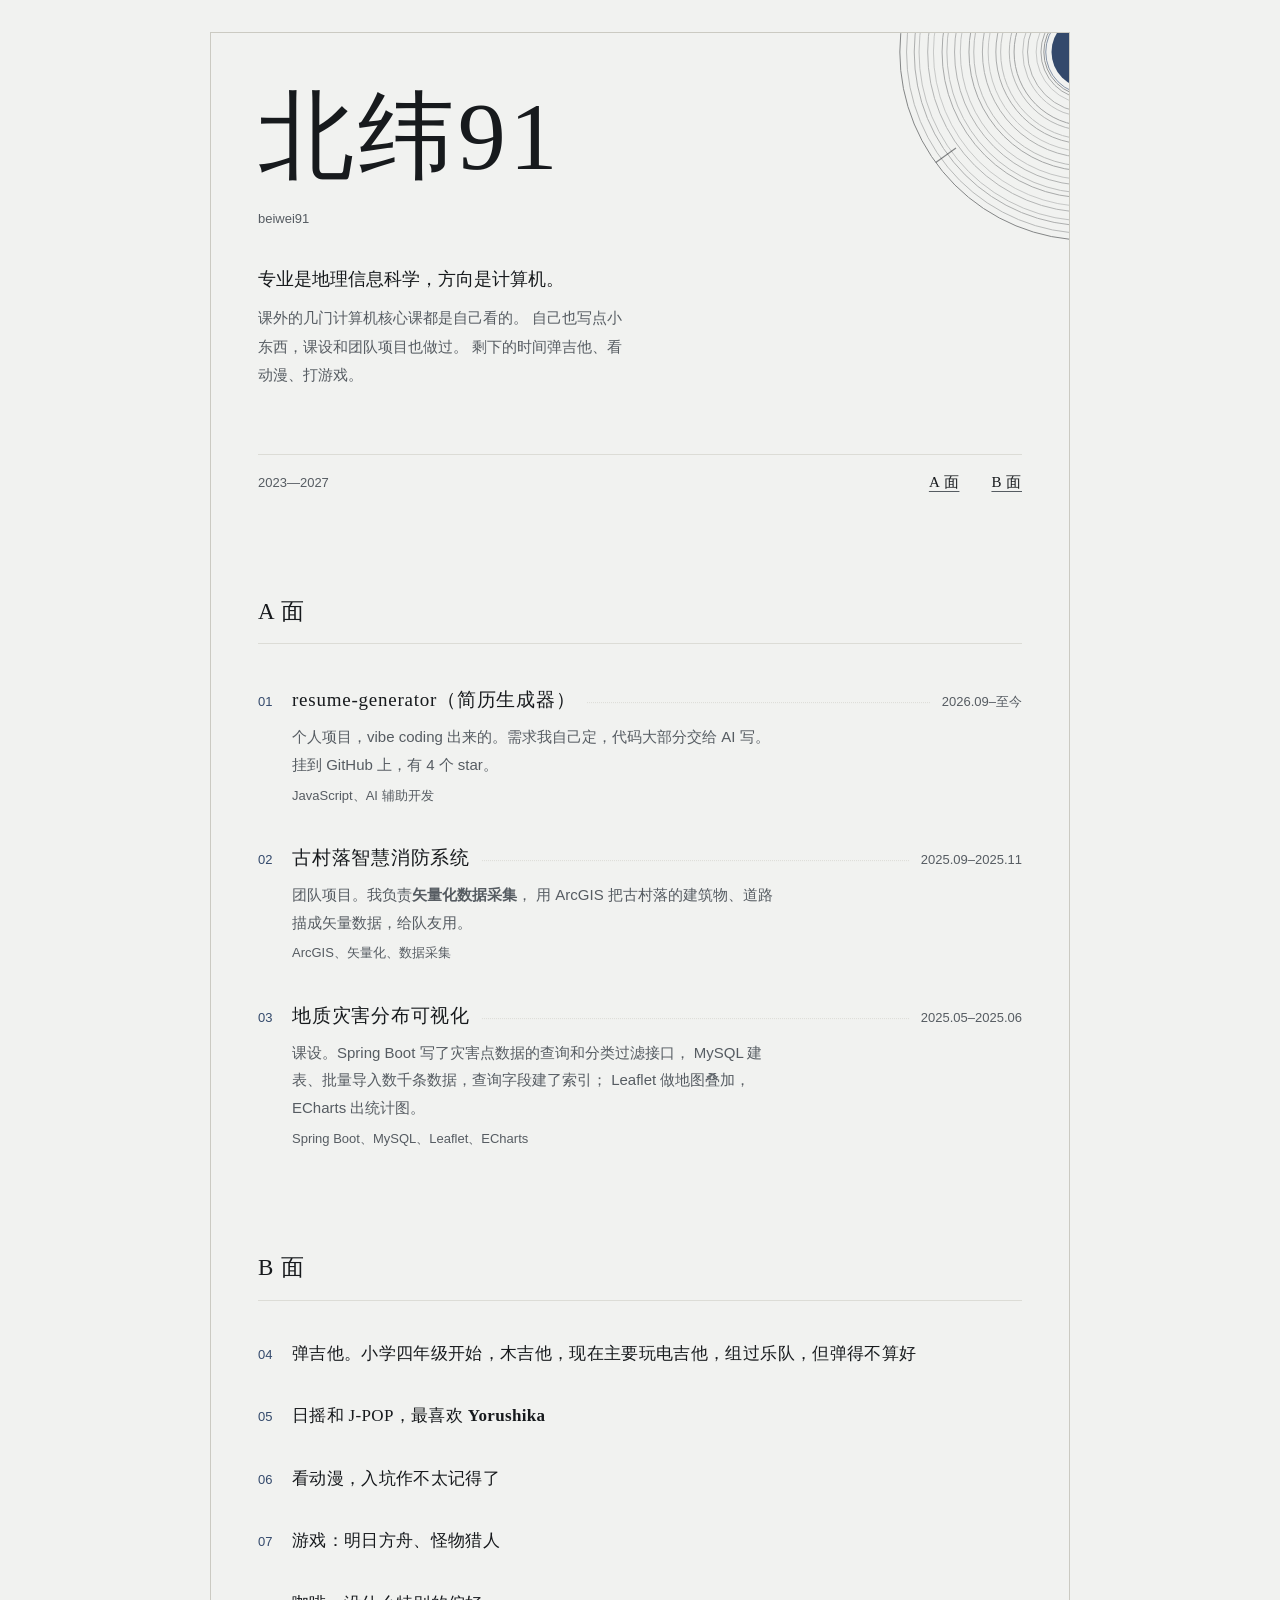
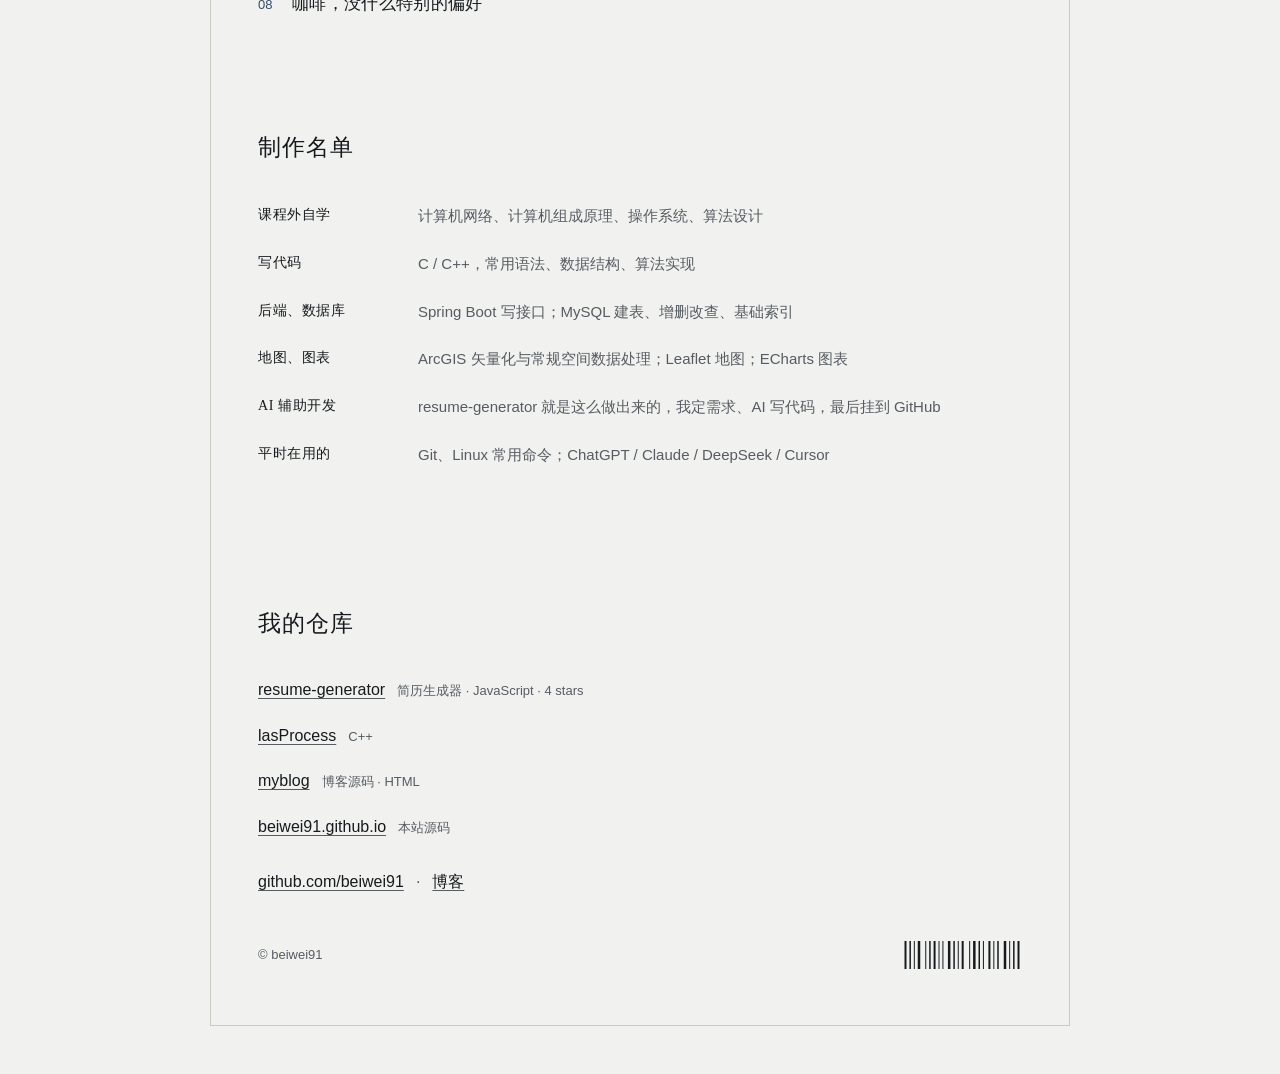
<file: index.html>
<!DOCTYPE html>
<html lang="zh-CN">

<head>
    <meta charset="UTF-8">
    <meta name="viewport" content="width=device-width, initial-scale=1.0">
    <title>北纬91 · beiwei91</title>
    <meta name="description" content="beiwei91（北纬91）的主页：做过的东西、技能、几个爱好。">
    <meta name="author" content="beiwei91">
    <link rel="canonical" href="https://beiwei91.github.io/">
    <meta name="theme-color" content="#f1f2f0" media="(prefers-color-scheme: light)">
    <meta name="theme-color" content="#121417" media="(prefers-color-scheme: dark)">
    <meta property="og:type" content="website">
    <meta property="og:locale" content="zh_CN">
    <meta property="og:title" content="北纬91 · beiwei91">
    <meta property="og:description" content="做过的东西、技能、几个爱好。">
    <meta property="og:url" content="https://beiwei91.github.io/">
    <link rel="icon" href="assets/favicon.svg" type="image/svg+xml">
    <link rel="stylesheet" href="assets/style.css">
</head>

<body>
    <a class="skip-link" href="#main">跳到主要内容</a>

    <div class="cover">
        <!-- 唱片：纯装饰，z-index:-1 压在所有文字下面，从封套右上角露出一角 -->
        <div class="record-wrap">
            <svg class="record" aria-hidden="true" focusable="false" viewBox="0 0 400 400">
                <g transform="translate(200 200)" fill="none" stroke="currentColor" stroke-width="1" vector-effect="non-scaling-stroke">
                    <circle r="196" opacity="0.5"/>
                    <circle r="189" opacity="0.26"/>
                    <circle r="181" opacity="0.31"/>
                    <circle r="176" opacity="0.22"/>
                    <circle r="167" opacity="0.28"/>
                    <circle r="161" opacity="0.19"/>
                    <circle r="152" opacity="0.33"/>
                    <circle r="147" opacity="0.24"/>
                    <circle r="139" opacity="0.29"/>
                    <circle r="133" opacity="0.21"/>
                    <circle r="124" opacity="0.35"/>
                    <circle r="119" opacity="0.25"/>
                    <circle r="110" opacity="0.3"/>
                    <circle r="104" opacity="0.2"/>
                    <circle r="96" opacity="0.32"/>
                    <circle r="91" opacity="0.23"/>
                    <circle r="82" opacity="0.27"/>
                    <circle r="77" opacity="0.36"/>
                    <circle r="68" opacity="0.22"/>
                    <circle r="63" opacity="0.3"/>
                    <circle r="54" opacity="0.19"/>
                    <circle r="49" opacity="0.34"/>
                    <circle r="46" opacity="0.41"/>
                </g>
                <g transform="translate(200 200)" stroke="currentColor" stroke-width="1.2" opacity="0.5" vector-effect="non-scaling-stroke">
                    <line x1="196" y1="0" x2="170" y2="0"/>
                    <line x1="60.57" y1="186.41" x2="52.54" y2="161.68"/>
                    <line x1="-158.56" y1="115.21" x2="-137.53" y2="99.93"/>
                    <line x1="-158.56" y1="-115.21" x2="-137.53" y2="-99.93"/>
                    <line x1="60.57" y1="-186.41" x2="52.54" y2="-161.68"/>
                </g>
                <circle cx="200" cy="200" r="44" fill="none" stroke="var(--blue)" stroke-width="0.8" opacity="0.7"/>
                <circle cx="200" cy="200" r="38" fill="var(--blue)"/>
                <circle cx="200" cy="200" r="3.5" fill="var(--paper)"/>
            </svg>
        </div>

        <header class="sleeve col">
            <h1>北纬91</h1>
            <p class="handle">beiwei91</p>
            <p class="line">专业是地理信息科学，方向是计算机。</p>
            <p class="lede">
                课外的几门计算机核心课都是自己看的。
                自己也写点小东西，课设和团队项目也做过。
                剩下的时间弹吉他、看动漫、打游戏。
            </p>
            <div class="spine">
                <p class="span">2023—2027</p>
                <nav class="faces" aria-label="页面导航">
                    <a href="#side-a">A 面</a>
                    <a href="#side-b">B 面</a>
                </nav>
            </div>
        </header>

        <main id="main" class="col">

            <section id="side-a" class="side">
                <h2>A 面</h2>
                <ol class="tracks" role="list">
                    <li class="track">
                        <div class="track-head">
                            <span class="track-no" aria-hidden="true"></span>
                            <span class="track-title">resume-generator（简历生成器）</span>
                            <span class="leader" aria-hidden="true"></span>
                            <span class="track-meta">2026.09–至今</span>
                        </div>
                        <p class="track-note">
                            个人项目，vibe coding 出来的。需求我自己定，代码大部分交给 AI 写。
                            挂到 GitHub 上，有 4 个 star。
                        </p>
                        <p class="track-credits">JavaScript、AI 辅助开发</p>
                    </li>
                    <li class="track">
                        <div class="track-head">
                            <span class="track-no" aria-hidden="true"></span>
                            <span class="track-title">古村落智慧消防系统</span>
                            <span class="leader" aria-hidden="true"></span>
                            <span class="track-meta">2025.09–2025.11</span>
                        </div>
                        <p class="track-note">
                            团队项目。我负责<strong>矢量化数据采集</strong>，
                            用 ArcGIS 把古村落的建筑物、道路描成矢量数据，给队友用。
                        </p>
                        <p class="track-credits">ArcGIS、矢量化、数据采集</p>
                    </li>
                    <li class="track">
                        <div class="track-head">
                            <span class="track-no" aria-hidden="true"></span>
                            <span class="track-title">地质灾害分布可视化</span>
                            <span class="leader" aria-hidden="true"></span>
                            <span class="track-meta">2025.05–2025.06</span>
                        </div>
                        <p class="track-note">
                            课设。Spring Boot 写了灾害点数据的查询和分类过滤接口，
                            MySQL 建表、批量导入数千条数据，查询字段建了索引；
                            Leaflet 做地图叠加，ECharts 出统计图。
                        </p>
                        <p class="track-credits">Spring Boot、MySQL、Leaflet、ECharts</p>
                    </li>
                </ol>
            </section>

            <section id="side-b" class="side">
                <h2>B 面</h2>
                <ol class="tracks lines" role="list">
                    <li class="track">
                        <div class="track-head">
                            <span class="track-no" aria-hidden="true"></span>
                            <span class="track-title">弹吉他。小学四年级开始，木吉他，现在主要玩电吉他，组过乐队，但弹得不算好</span>
                        </div>
                    </li>
                    <li class="track">
                        <div class="track-head">
                            <span class="track-no" aria-hidden="true"></span>
                            <span class="track-title">日摇和 J-POP，最喜欢 <strong>Yorushika</strong></span>
                        </div>
                    </li>
                    <li class="track">
                        <div class="track-head">
                            <span class="track-no" aria-hidden="true"></span>
                            <span class="track-title">看动漫，入坑作不太记得了</span>
                        </div>
                    </li>
                    <li class="track">
                        <div class="track-head">
                            <span class="track-no" aria-hidden="true"></span>
                            <span class="track-title">游戏：明日方舟、怪物猎人</span>
                        </div>
                    </li>
                    <li class="track">
                        <div class="track-head">
                            <span class="track-no" aria-hidden="true"></span>
                            <span class="track-title">咖啡，没什么特别的偏好</span>
                        </div>
                    </li>
                </ol>
            </section>

            <section id="credits" class="credits">
                <h2>制作名单</h2>
                <dl class="credits-list">
                    <div>
                        <dt>课程外自学</dt>
                        <dd>计算机网络、计算机组成原理、操作系统、算法设计</dd>
                    </div>
                    <div>
                        <dt>写代码</dt>
                        <dd>C / C++，常用语法、数据结构、算法实现</dd>
                    </div>
                    <div>
                        <dt>后端、数据库</dt>
                        <dd>Spring Boot 写接口；MySQL 建表、增删改查、基础索引</dd>
                    </div>
                    <div>
                        <dt>地图、图表</dt>
                        <dd>ArcGIS 矢量化与常规空间数据处理；Leaflet 地图；ECharts 图表</dd>
                    </div>
                    <div>
                        <dt>AI 辅助开发</dt>
                        <dd>resume-generator 就是这么做出来的，我定需求、AI 写代码，最后挂到 GitHub</dd>
                    </div>
                    <div>
                        <dt>平时在用的</dt>
                        <dd>Git、Linux 常用命令；ChatGPT / Claude / DeepSeek / Cursor</dd>
                    </div>
                </dl>
            </section>

        </main>

        <footer class="col">
            <section id="repos" class="repos">
                <h2>我的仓库</h2>
                <ul class="elsewhere">
                    <li>
                        <a href="https://github.com/beiwei91/resume-generator" target="_blank" rel="noopener noreferrer">resume-generator</a>
                        <span class="repo-desc">简历生成器 · JavaScript · 4 stars</span>
                    </li>
                    <li>
                        <a href="https://github.com/beiwei91/lasProcess" target="_blank" rel="noopener noreferrer">lasProcess</a>
                        <span class="repo-desc">C++</span>
                    </li>
                    <li>
                        <a href="https://github.com/beiwei91/myblog" target="_blank" rel="noopener noreferrer">myblog</a>
                        <span class="repo-desc">博客源码 · HTML</span>
                    </li>
                    <li>
                        <a href="https://github.com/beiwei91/beiwei91.github.io" target="_blank" rel="noopener noreferrer">beiwei91.github.io</a>
                        <span class="repo-desc">本站源码</span>
                    </li>
                    <li class="elsewhere-links">
                        <a href="https://github.com/beiwei91" target="_blank" rel="noopener noreferrer">github.com/beiwei91</a>
                        <span class="sep">·</span>
                        <a href="https://beiwei91.github.io/myblog/" target="_blank" rel="noopener noreferrer">博客</a>
                    </li>
                </ul>
            </section>
            <div class="colophon">
                <p class="note">© beiwei91</p>
                <!-- 唱片背面的条形码：纯装饰，不带任何数字与文字 -->
                <svg class="barcode" aria-hidden="true" focusable="false" viewBox="0 0 120 28" fill="currentColor">
                        <rect x="2.5" y="0" width="2" height="28"/>
                        <rect x="7.42" y="0" width="1.5" height="28"/>
                        <rect x="11.83" y="0" width="1" height="28"/>
                        <rect x="15.75" y="0" width="2.5" height="28"/>
                        <rect x="23.25" y="0" width="1" height="28"/>
                        <rect x="27.17" y="0" width="1.5" height="28"/>
                        <rect x="31.58" y="0" width="2" height="28"/>
                        <rect x="36.5" y="0" width="1" height="28"/>
                        <rect x="40.42" y="0" width="1" height="28"/>
                        <rect x="45.92" y="0" width="2.5" height="28"/>
                        <rect x="51.33" y="0" width="1.5" height="28"/>
                        <rect x="55.75" y="0" width="1" height="28"/>
                        <rect x="59.67" y="0" width="2" height="28"/>
                        <rect x="67.17" y="0" width="1" height="28"/>
                        <rect x="71.08" y="0" width="2.5" height="28"/>
                        <rect x="76.5" y="0" width="1.5" height="28"/>
                        <rect x="80.92" y="0" width="1" height="28"/>
                        <rect x="86.42" y="0" width="2" height="28"/>
                        <rect x="91.33" y="0" width="1" height="28"/>
                        <rect x="95.25" y="0" width="1.5" height="28"/>
                        <rect x="101.75" y="0" width="2.5" height="28"/>
                        <rect x="107.17" y="0" width="1" height="28"/>
                        <rect x="111.08" y="0" width="1.5" height="28"/>
                        <rect x="115.5" y="0" width="2" height="28"/>
                </svg>
            </div>
        </footer>
    </div>

</body>

</html>
</file>
<file: assets/style.css>
/* 北纬91 · 一张唱片的封套
   零依赖：无外部字体、无 CDN、无脚本。
   纸张 + 夜蓝 + 宋体；两条动效：载入时唱片滑出 10px + 滚动驱动的唱片旋转。 */

:root {
    color-scheme: light dark;

    --paper: #f1f2f0;
    --ink: #171a1d;
    --ink-2: #565c62;
    --blue: #33496b;
    --rule: #dcdcd6;
    --frame: #cbcac2; /* 整页外框线：比 --rule 深一档，才看得见 */

    --sans: -apple-system, BlinkMacSystemFont, "Segoe UI", "PingFang SC",
        "Hiragino Sans GB", "Microsoft YaHei", "Source Han Sans SC", sans-serif;
    /* 本机装的是 Noto Serif SC（不带 CJK），不是 Noto Serif CJK SC，两个族名要都写 */
    --serif: "Source Han Serif SC", "Noto Serif SC", "Noto Serif CJK SC",
        "Songti SC", SimSun, serif;

    --col: 820px;
    --pad: clamp(18px, 4vw, 28px);
    --disc: clamp(220px, 30vw, 400px); /* 唱片直径（只影响装饰图形，不进布局） */
}

/* 深色不是反色：另配一套纸与墨 */
@media (prefers-color-scheme: dark) {
    :root {
        color-scheme: dark;

        --paper: #121417;
        --ink: #e7e9e6;
        --ink-2: #9aa1a8;
        --blue: #93a8c6;
        --rule: #2a2d31;
        --frame: #34383d;
    }
}

* {
    box-sizing: border-box;
}

html {
    -webkit-text-size-adjust: 100%;
}

@media (prefers-reduced-motion: no-preference) {
    html {
        scroll-behavior: smooth;
    }
}

body {
    margin: 0;
    padding-inline: 12px; /* 窄屏时给封套留 gutter：1px 边框贴屏幕边会像没裁干净 */
    background: var(--paper);
    color: var(--ink);
    font-family: var(--sans);
    font-size: 16px;
    line-height: 1.85;
    overflow-wrap: break-word;
}

::selection {
    background: var(--blue);
    color: var(--paper);
}

/* 内容列：封套、正文、页脚共用同一条左基线 */
.col {
    max-width: var(--col);
    margin-inline: auto;
    padding-inline: var(--pad);
}

p,
dd {
    margin: 0;
}

a {
    color: var(--ink);
    text-decoration: none;
}

a:hover {
    color: var(--blue);
}

:focus-visible {
    outline: 2px solid var(--blue);
    outline-offset: 3px;
}

.skip-link {
    position: absolute;
    top: 0;
    left: -9999px;
    z-index: 10;
    padding: 10px 16px;
    border: 1px solid var(--rule);
    background: var(--paper);
    color: var(--ink);
}

.skip-link:focus {
    left: 0;
}

/* ---------- 封套：整页就是一张唱片背面 ---------- */

/* 外框包住封套头 + 两面 + credits + 页脚；框线在 .col 内容列外侧，
   max-width 比内容列宽 40px，靠 .col 的 auto 外边距抵消，左基线不变。
   overflow: hidden 用来把唱片的圆弧裁在框内，只剩一道弧；
   isolation: isolate 让唱片那层负 z-index 被关在封套的堆叠上下文里。 */
.cover {
    position: relative;
    isolation: isolate;
    overflow: hidden;
    max-width: calc(var(--col) + 40px);
    margin: clamp(16px, 3vw, 32px) auto clamp(24px, 4vw, 48px);
    border: 1px solid var(--frame);
}

/* ---------- 唱片：从封套右上角露出一角（纯装饰） ---------- */

/* 外层只承载「载入抽出」；内层 svg 承载滚动旋转。
   两条动效分在两个元素上，避免互相覆盖 transform。 */
.record-wrap {
    position: absolute;
    z-index: -1; /* 压在所有文字下面 */
    top: calc(var(--disc) * -0.45);
    right: calc(var(--disc) * -0.55);
    width: var(--disc);
    animation: record-in .76s cubic-bezier(0.22, 0.61, 0.36, 1) both;
}

.record {
    display: block;
    width: 100%;
    height: auto;
    color: var(--ink); /* 沟槽用 currentColor，深色模式自动反色 */
}

/* 细线不随 svg 缩放变细：768/360 下唱片只有 0.58/0.55 倍，不设这个会把 1px 沟槽压成亚像素糊线 */
.record circle,
.record line {
    vector-effect: non-scaling-stroke;
}

@keyframes record-in {
    from {
        opacity: 0;
        transform: translate(10px, 10px) rotate(-6deg);
    }

    to {
        opacity: 1;
        transform: translate(0, 0) rotate(0);
    }
}

/* 滚动驱动旋转：只有支持 scroll() 时间线的浏览器才转（Chrome/Edge）。
   Safari / Firefox 不支持则唱片静止，不加 JS 降级。
   用长写而不是简写：简写会把 duration 写成 0s，个别 Chrome 会当成 0s 时间动画直接跳到 110° 卡住；
   这里的 1s 只是兜底，真正驱动它的是滚动时间线。 */
@supports (animation-timeline: scroll()) {
    @media (prefers-reduced-motion: no-preference) {
        .record {
            animation-name: spin;
            animation-duration: 1s;
            animation-timing-function: linear;
            animation-fill-mode: both;
            animation-timeline: scroll(root block);
        }

        @keyframes spin {
            from {
                transform: rotate(0deg);
            }

            to {
                transform: rotate(110deg);
            }
        }
    }
}

.sleeve {
    position: relative;
    display: flex;
    flex-direction: column;
    padding-block: clamp(30px, 5.4vw, 56px) clamp(20px, 3.2vw, 30px);
}

.sleeve h1 {
    margin: 0;
    font-family: var(--serif);
    font-weight: 400;
    font-size: clamp(44px, 9vw, 96px);
    line-height: 1;
    letter-spacing: .04em;
}

.sleeve .handle {
    /* Noto Serif SC 的 ascent+descent 大于 1em，line-height:1 时字身会溢出 h1 盒底，
       所以这行间距要比 SimSun 时代留得更开一点，否则 handle 会贴到名字下缘 */
    margin-top: clamp(14px, 1.8vw, 22px);
    font-size: 13px;
    color: var(--ink-2);
}

.sleeve .line {
    margin-top: clamp(20px, 3.4vw, 32px);
    font-size: clamp(16px, 1.5vw, 18px);
}

.sleeve .lede {
    margin-top: 8px;
    max-width: 44ch;
    font-size: 15px;
    line-height: 1.9;
    color: var(--ink-2);
}

/* 封套下缘：年份区间 + 两面锚点，像封套背脊上的一行小字 */
.spine {
    display: flex;
    flex-wrap: wrap;
    align-items: baseline;
    justify-content: space-between;
    gap: 10px 24px;
    margin-top: clamp(32px, 6vw, 64px);
    padding-top: 14px;
    border-top: 1px solid var(--rule);
}

.span {
    font-size: 13px;
    color: var(--ink-2);
    font-variant-numeric: tabular-nums;
}

.faces {
    display: flex;
    gap: clamp(18px, 4vw, 32px);
}

.faces a {
    font-family: var(--serif);
    font-size: 15px;
    letter-spacing: .04em;
    text-decoration: underline;
    text-decoration-color: var(--ink-2); /* 链接唯一的可点提示：用 6.03:1 的灰，不用 1.23:1 的 --rule */
    text-decoration-thickness: 1px;
    text-underline-offset: 4px;
    transition: color .15s, text-decoration-color .15s;
}

.faces a:hover {
    color: var(--blue);
    text-decoration-color: var(--blue);
}

/* ---------- 两面 ---------- */

main {
    padding-bottom: clamp(8px, 2vw, 16px);
}

.side {
    padding-top: clamp(44px, 7.5vw, 80px);
}

.side:first-child {
    padding-top: clamp(36px, 6vw, 64px);
}

/* 只有 A 面 / B 面两个面标题下面有一条线；制作名单与我的仓库靠上方留白分组 */
h2 {
    margin: 0 0 clamp(14px, 2.4vw, 22px);
    font-family: var(--serif);
    font-weight: 400;
    font-size: clamp(19px, 2.2vw, 23px);
    letter-spacing: .04em;
}

.side h2 {
    padding-bottom: 10px;
    border-bottom: 1px solid var(--rule);
}

/* ---------- 曲目表 ---------- */

.tracks {
    list-style: none;
    margin: 0;
    padding: 0;
    counter-reset: track;
}

/* B 面接着 A 面编号：04 起 */
#side-b .tracks {
    counter-reset: track 3;
}

.track {
    counter-increment: track;
    padding: clamp(12px, 1.8vw, 16px) 0;
}

.track-head {
    display: flex;
    flex-wrap: wrap;
    align-items: baseline;
    gap: 4px 12px;
}

.track-no {
    flex: none;
    min-width: 22px;
    font-size: 13px;
    color: var(--blue);
    font-variant-numeric: tabular-nums;
}

.track-no::before {
    content: counter(track, decimal-leading-zero);
}

.track-title {
    font-family: var(--serif);
    font-weight: 400;
    font-size: clamp(16px, 1.8vw, 19px);
    letter-spacing: .04em;
}

/* 引导点：点线，不是省略号字符 */
.leader {
    flex: 1 1 24px;
    min-width: 24px;
    border-bottom: 1px dotted var(--rule);
    transform: translateY(-.18em);
}

.track-meta {
    flex: none;
    font-size: 13px;
    color: var(--ink-2);
    font-variant-numeric: tabular-nums;
}

.track-note {
    margin-top: 6px;
    padding-left: 34px;
    max-width: 62ch;
    font-size: 15px;
    color: var(--ink-2);
}

.track-credits {
    margin-top: 5px;
    padding-left: 34px;
    font-size: 13px;
    color: var(--ink-2);
}

/* B 面的条目是一句话，不排成标题 + 注释 */
.lines .track-title {
    font-size: clamp(15px, 1.6vw, 17px);
    line-height: 1.8;
    letter-spacing: .02em;
}

/* ---------- 制作名单 ---------- */

/* 没有标题下的横线，靠上方留白与前一块分组 */
.credits {
    padding-top: clamp(52px, 9vw, 92px);
}

.credits-list > div {
    display: grid;
    grid-template-columns: 8em 1fr;
    gap: 6px clamp(16px, 3vw, 32px);
    padding: 10px 0;
}

.credits dt {
    font-family: var(--serif);
    font-weight: 400;
    font-size: 14px;
    letter-spacing: .04em;
}

.credits dd {
    color: var(--ink-2);
    font-size: 15px;
}

/* ---------- 页脚：仓库与别处 ---------- */

/* 我的仓库在 footer 里，自身不留上边距：与上一块的分组间距由 footer 的 margin-top 给 */
.repos {
    padding-top: 0;
}

.elsewhere {
    list-style: none;
    margin: 0;
    padding: 0;
}

.elsewhere li {
    display: flex;
    flex-wrap: wrap;
    align-items: baseline;
    gap: 4px 12px;
    padding: 8px 0;
}

.elsewhere a {
    text-decoration: underline;
    text-decoration-color: var(--ink-2); /* 同 .faces a：链接唯一的可点提示要看得见 */
    text-decoration-thickness: 1px;
    text-underline-offset: 3px;
    transition: color .15s, text-decoration-color .15s;
}

.elsewhere a:hover {
    color: var(--blue);
    text-decoration-color: var(--blue);
}

.repo-desc {
    font-size: 13px;
    color: var(--ink-2);
}

/* 页脚最后一行：github.com/beiwei91 · 博客（沿用旧站的那一行，含分隔点） */
.elsewhere-links {
    gap: 8px;
    margin-top: 10px;
}

.sep {
    color: var(--ink-2);
}

footer {
    margin-top: clamp(52px, 9vw, 92px);
    padding-bottom: clamp(28px, 5vw, 56px);
}

/* 页脚末行：© 在左，条形码在右（像唱片背面的厂牌行） */
.colophon {
    display: flex;
    flex-wrap: wrap;
    align-items: center;
    justify-content: space-between;
    gap: 10px 24px;
    margin-top: clamp(22px, 4vw, 36px);
}

.note {
    margin-top: 0;
    font-size: 13px;
    color: var(--ink-2);
}

/* 条形码：纯装饰，无数字无文字；颜色跟 --ink，深色模式自动适配。
   120px = viewBox 的 1:1，最细条精确 1px，不再是亚像素灰。 */
.barcode {
    display: block;
    width: 120px;
    height: auto;
    color: var(--ink);
}

/* ---------- 404 ---------- */

.notfound {
    padding-block: clamp(88px, 18vh, 200px);
}

.notfound .code {
    font-size: 13px;
    color: var(--ink-2);
    font-variant-numeric: tabular-nums;
}

.notfound h1 {
    margin: 8px 0 clamp(16px, 2.6vw, 22px);
    font-family: var(--serif);
    font-weight: 400;
    font-size: clamp(32px, 5.5vw, 44px);
    letter-spacing: .04em;
}

.notfound p {
    max-width: 46ch;
    color: var(--ink-2);
}

.notfound .back {
    display: flex;
    flex-wrap: wrap;
    gap: clamp(18px, 4vw, 28px);
    margin-top: clamp(24px, 4vw, 32px);
}

.notfound .back a {
    text-decoration: underline;
    text-decoration-color: var(--ink-2);
    text-underline-offset: 4px;
    transition: color .15s, text-decoration-color .15s;
}

.notfound .back a:hover {
    color: var(--blue);
    text-decoration-color: var(--blue);
}

/* ---------- 窄屏 ---------- */

@media (max-width: 560px) {
    .credits-list > div {
        grid-template-columns: 1fr;
        gap: 2px;
        padding: 11px 0;
    }

    /* 窄屏一行放不下「编号 + 标题 + 引导点 + 日期」：改成两行。
       用两列 grid 做悬挂缩进：编号列 34px，标题与日期都从 34px 起，
       标题换行时续行也自然对齐 34px（与 note 的 34px 一致）。 */
    .track-head {
        display: grid;
        grid-template-columns: 34px 1fr;
        align-items: baseline; /* 13px 的曲目号与 17px 的标题共享基線 */
        gap: 2px 0;
    }

    .track-no {
        grid-column: 1;
    }

    .track-title {
        grid-column: 2;
    }

    .track-meta {
        grid-column: 2;
        margin-top: 2px;
    }

    .leader {
        display: none;
    }

    /* 窄屏 title 提到 17px，保持 title > note(15px) 的层级 */
    .track .track-title {
        font-size: 17px;
    }

    /* 窄屏条形码缩到 96px（24 根条仍能分辨，不至于糊成一块） */
    .barcode {
        width: 96px;
    }
}

/* ---------- 减少动效：入场与滚动旋转都关，唱片直接以终态显示 ---------- */

@media (prefers-reduced-motion: reduce) {
    .record-wrap {
        animation: none;
    }
}
</file>
